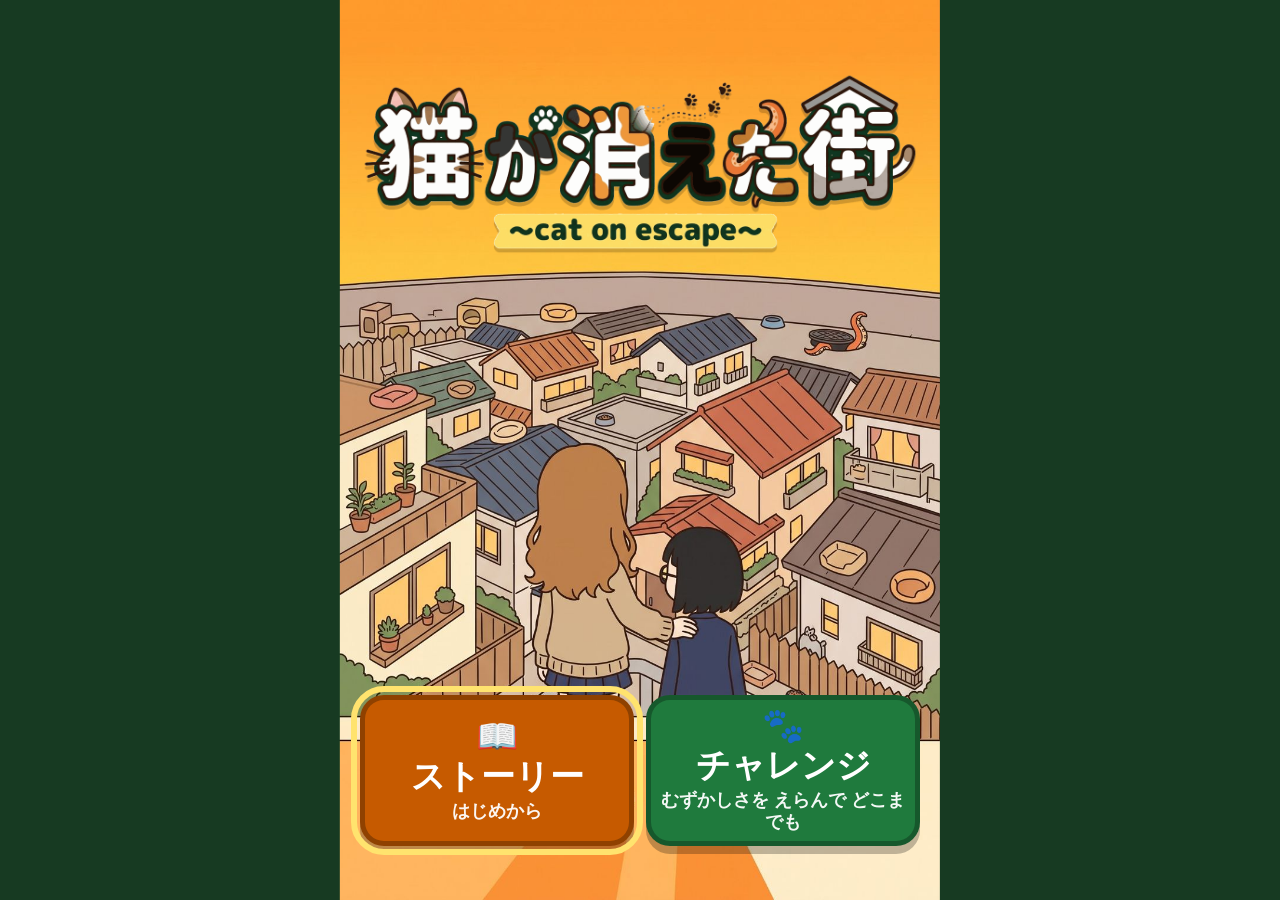
<file: app/index.html>
<!DOCTYPE html>
<html lang="ja">
<head>
<meta charset="UTF-8">
<meta name="viewport" content="width=device-width, initial-scale=1.0">
<title>猫が消えた街 〜cat on escape〜</title>
<meta name="description" content="猫が消えた街：タコに かくされた 街の ねこを たすけだす、ねこを そろえて にがす おちもの パズル">
<meta name="theme-color" content="#2f5d3a">

<!-- ホーム画面に くわえた ときの アイコンと なまえ -->
<link rel="icon" type="image/png" sizes="32x32" href="images/icon-32.png">
<link rel="icon" type="image/png" sizes="192x192" href="images/icon-192.png">
<link rel="apple-touch-icon" href="images/icon-180.png">
<link rel="manifest" href="manifest.json">
<meta name="mobile-web-app-capable" content="yes">
<meta name="apple-mobile-web-app-capable" content="yes">
<meta name="apple-mobile-web-app-status-bar-style" content="default">
<meta name="apple-mobile-web-app-title" content="猫が消えた街">

<link rel="stylesheet" href="story.css">
<link rel="stylesheet" href="style.css">
<link rel="canonical" href="https://pikaring.github.io/cat-on-escape/app/">
</head>
<body>

  <!-- ===== ヘッダー：スコアと メッセージ ===== -->
  <header class="header">
    <div class="status">
      <span class="status__label">スコア</span>
      <span class="status__value" id="score">0</span>
      <span class="status__level" id="level">レベル 1</span>
      <span class="status__level status__moves" id="moves">のこり 15て</span>
      <span class="status__level" id="best">さいこう 0</span>
    </div>

    <!-- クリアまで（にがした ねこの かず） -->
    <div class="gauge" aria-hidden="true">
      <div class="gauge__bar" id="gaugeBar"></div>
    </div>
    <p class="quota" id="quota">あと 45ひき にがすと クリア</p>

    <p class="message" id="message" role="status" aria-live="polite">よこか たてに 3びき そろえるニャ！</p>
  </header>

  <!-- ===== メインビュー：ねこの ばん ===== -->
  <main class="board-area" id="boardArea">
    <div class="board" id="board" role="grid" aria-label="ねこの ばん"></div>

    <!-- 「きょうは ここまで」の あとの おやすみ がめん -->
    <div class="rest" id="rest" hidden>
      <div class="rest__panel">
        <p class="rest__icon" aria-hidden="true">😴</p>
        <p class="rest__text" id="restText"></p>
        <button type="button" class="btn btn--kind" id="btnRestart">
          <span class="btn__text">つづきから あそぶ</span>
        </button>
      </div>
    </div>
  </main>

  <!-- ===== したの おおきな ボタン ===== -->
  <footer class="actions">
    <button type="button" class="btn btn--again" id="btnReset">
      <span class="btn__icon" aria-hidden="true">🔄</span>
      <span class="btn__text">やりなおす</span>
    </button>
    <button type="button" class="btn btn--kind" id="btnKind">
      <span class="btn__icon" aria-hidden="true">🐾</span>
      <span class="btn__text">むずかしさ</span>
      <span class="btn__sub" id="kindSub">ふつう</span>
    </button>
    <button type="button" class="btn btn--skip" id="btnSkip" hidden>
      <span class="btn__icon" aria-hidden="true">⏭</span>
      <span class="btn__text">とばす</span>
      <span class="btn__sub">かり</span>
    </button>
    <button type="button" class="btn btn--title" id="btnTitle" hidden>
      <span class="btn__icon" aria-hidden="true">🏠</span>
      <span class="btn__text">タイトル</span>
    </button>
  </footer>

  <!-- ===== ねこの かずを えらぶ がめん ===== -->
  <div class="modal" id="kindModal" hidden>
    <div class="modal__panel" role="dialog" aria-modal="true" aria-labelledby="kindTitle">

      <h2 class="modal__title" id="kindTitle">むずかしさを えらぶ</h2>

      <div class="cat-choices" id="kindChoices"></div>

      <p class="modal__note">むずかしさごとに すすんだ レベルを おぼえています</p>

      <button type="button" class="btn btn--again btn--wide" id="btnLevelOne">
        <span class="btn__text">レベル 1 から あそぶ</span>
      </button>

      <button type="button" class="btn btn--title btn--wide" id="btnToTitle" hidden>
        <span class="btn__text">タイトルへ</span>
      </button>

      <button type="button" class="btn btn--close" id="btnCloseKind">
        <span class="btn__text">とじる</span>
      </button>

    </div>
  </div>

  <!-- ===== レベルの おわり（クリア／て が なくなった） ===== -->
  <div class="modal" id="endModal" hidden>
    <div class="modal__panel modal__panel--end" role="dialog" aria-modal="true" aria-labelledby="endTitle">

      <h2 class="modal__title" id="endTitle">レベル 1 クリア！</h2>
      <p class="end__stars" id="endStars" aria-label="ほし">★★★</p>
      <p class="end__text" id="endText"></p>

      <div class="end__actions">
        <button type="button" class="btn btn--kind" id="btnEndNext">
          <span class="btn__text" id="endNextText">つぎの レベルへ</span>
        </button>
        <button type="button" class="btn btn--close" id="btnEndRest">
          <span class="btn__text">きょうは ここまで</span>
        </button>
      </div>

    </div>
  </div>

  <!-- ===== そろった ねこが 画面の 右へ はしって いく ところ ===== -->
  <div class="runway" id="runway" aria-hidden="true"></div>

  <!-- ===== 「2れんさ！」などの おおきな おしらせ ===== -->
  <div class="bignews" id="bignews" hidden aria-hidden="true">
    <p class="bignews__text" id="bignewsText"></p>
  </div>

<script src="story-data.js"></script>
<script src="story.js"></script>
<script src="main.js"></script>
</body>
</html>
</file>
<file: app/story.css>
/* タイトル画面と ストーリー画面の 見た目（担当②）
   ・この ファイルは style.css より 先に 読まれる。:root の 変数（--c-header など）は style.css の ものを つかう
   ・クラスは ぜんぶ story- で はじめる（ゲームの クラスと ぶつけない）
   ・DOM は story.js が つくる */

/* =========================================================
   タイトル画面
   ========================================================= */
.story-title {
  position: fixed;
  inset: 0;
  z-index: 200;
  background: #173a22;           /* 横長の 画面で 絵の 左右に 見える 色 */
  display: flex;
  flex-direction: column;
  align-items: center;
  justify-content: space-between;
  gap: 16px;
  padding: max(8dvh, 24px) 16px max(6dvh, 20px);
  overflow: hidden;
  color: #ffffff;
  font-family: "Hiragino Kaku Gothic ProN", "Yu Gothic", "Meiryo", sans-serif;
  font-weight: 700;
  animation: story-fade .35s ease both;
}

.story-title__bg {
  position: absolute;
  top: 0;
  bottom: 0;
  left: 50%;
  width: min(100%, 66.7dvh);   /* 絵は たて長（2:3）。横長の 画面では まんなかに たて長の まま 出す */
  transform: translateX(-50%);
  z-index: -1;
  background-size: cover;
  background-position: center;
  background-repeat: no-repeat;
}

/* 画像が ない ときの もよう（しずかな ひかり） */
.story-title:not(.has-image) .story-title__bg {
  background-image:
    radial-gradient(circle at 50% 28%, rgba(255, 227, 110, .28) 0%, rgba(255, 227, 110, 0) 55%),
    radial-gradient(circle at 50% 110%, rgba(0, 0, 0, .35) 0%, rgba(0, 0, 0, 0) 60%);
}

.story-title__head {
  text-align: center;
  max-width: 100%;
}

/* ロゴの 画像（読めた ときだけ）。文字の タイトルは 読みあげ用に のこして 見えなく する */
.story-title__logo {
  display: block;
  width: min(92vw, 560px, 62dvh);
  height: auto;
  margin: 0 auto;
  filter: drop-shadow(0 4px 0 rgba(0, 0, 0, .18));
  -webkit-user-drag: none;
  animation: story-fade .35s ease both;
}

.story-title__head.has-logo .story-title__name,
.story-title__head.has-logo .story-title__sub {
  position: absolute;
  width: 1px;
  height: 1px;
  overflow: hidden;
  clip: rect(0 0 0 0);
  white-space: nowrap;
}

/* 大きな タイトル：白い 文字＋こい みどりの ふち */
.story-title__name {
  margin: 0;
  font-size: clamp(44px, 13vw, 96px);
  line-height: 1.15;
  letter-spacing: .04em;
  color: #ffffff;
  -webkit-text-stroke: .16em #173a22;
  paint-order: stroke fill;
  text-shadow: 0 .09em 0 #173a22, 0 .16em .2em rgba(0, 0, 0, .35);
  white-space: nowrap;
}

.story-title__sub {
  display: inline-block;
  margin: 12px 0 0;
  padding: 4px 18px;
  font-size: clamp(18px, 4.8vw, 32px);
  letter-spacing: .06em;
  color: var(--c-header, #2f5d3a);
  background: var(--c-accent, #ffe36e);
  border: 4px solid #173a22;
  border-radius: 999px;
  box-shadow: 0 5px 0 rgba(0, 0, 0, .25);
}

.story-title__btns {
  width: 100%;
  max-width: 560px;
  display: flex;
  flex-direction: row;          /* よこに ならべて 下に よせる（絵の ふたりを かくさない） */
  gap: 12px;
}

.story-title__btns .story-btn { flex: 1 1 0; min-height: 88px; }

/* ゲームの .btn と おなじ 形・押し心地 */
.story-btn {
  width: 100%;
  min-height: 96px;
  padding: 8px 10px;
  border: 5px solid rgba(0, 0, 0, .28);
  border-radius: 24px;
  color: #ffffff;
  font-family: inherit;
  font-weight: 700;
  font-size: var(--fs-button, clamp(22px, 5.4vw, 34px));
  line-height: 1.25;
  display: flex;
  flex-direction: column;
  align-items: center;
  justify-content: center;
  gap: 2px;
  cursor: pointer;
  box-shadow: 0 8px 0 rgba(0, 0, 0, .25);
  transition: transform .08s ease, box-shadow .08s ease;
  touch-action: manipulation;
}

.story-btn:active { transform: translateY(6px); box-shadow: 0 2px 0 rgba(0, 0, 0, .25); }
.story-btn:focus-visible { outline: 6px solid var(--c-accent, #ffe36e); outline-offset: 3px; }

.story-btn__icon { font-size: 1em; line-height: 1; }
.story-btn__sub  { font-size: .52em; opacity: .95; }

.story-btn--continue  { background: #2f6fb0; }
.story-btn--story     { background: var(--c-again, #c65a00); }

/* ボタンが 3つ の ときは すこし 小さな 文字で 1れつに */
.story-title__btns.is-three { gap: 8px; max-width: 640px; }
.story-title__btns.is-three .story-btn { font-size: calc(var(--fs-button, 24px) * .8); padding: 8px 4px; }
.story-title__btns.is-three .story-btn__text { white-space: nowrap; }
.story-btn--challenge { background: var(--c-kind, #1f7a3d); }

/* =========================================================
   ストーリー画面
   ========================================================= */
.story-play {
  /* セリフ窓の 高さ：3行ぶん（文字 × 行の 高さ 1.7 × 3行 ＋ 上下の よはく・わく） */
  --win-h: calc(var(--fs-message, 24px) * 1.7 * 3 + 82px);
  --win-bottom: 12px;
  position: fixed;
  inset: 0;
  z-index: 210;
  display: flex;
  align-items: stretch;
  justify-content: center;
  background: #14261a;            /* PC の よこながでは まんなかの 枠の そと */
  font-family: "Hiragino Kaku Gothic ProN", "Yu Gothic", "Meiryo", sans-serif;
  font-weight: 700;
  cursor: pointer;
  user-select: none;
  -webkit-user-select: none;
  -webkit-tap-highlight-color: transparent;
  touch-action: manipulation;
}

/* まんなかの 縦長の 枠（スマホでは 画面いっぱい） */
.story-stage {
  position: relative;
  width: min(100%, max(560px, 70dvh));
  height: 100%;
  overflow: hidden;
  container-type: size;
  outline: none;
  box-shadow: 0 0 0 6px var(--c-header, #2f5d3a);
}

/* ---------- 背景 ---------- */
.story-bgbox,
.story-bg {
  position: absolute;
  inset: 0;
}

.story-bg {
  background-size: cover;
  background-position: center;
  background-repeat: no-repeat;
}

.story-bg.is-fading { animation: story-fade .35s ease both; }

/* ---------- 立ち絵 ---------- */
.story-figs {
  position: absolute;
  inset: 0;
  z-index: 1;
  pointer-events: none;
}

/* 上半身の 正方形。セリフ窓の 上ふちに 下を そろえる（すこし 窓の うしろに もぐらせる）。
   左右の 絵は まんなかで すこし 重なる（話している 人が 手前）。 */
.story-fig {
  --fig: min(62cqw, 52cqh);
  --drop: 0;   /* 背の 低い 人ほど 大きい：絵を この わりあい だけ 窓の うしろへ しずめる（cast の height） */
  --size: 1;   /* 絵の 大きさ（cast の size） */
  position: absolute;
  bottom: calc(var(--win-bottom) + var(--win-h) - 10px);
  width: var(--fig);
  height: var(--fig);
}

.story-fig--left  { left: -5cqw; }
.story-fig--right { right: -5cqw; }
.story-fig.is-speaking { z-index: 1; }

.story-fig__inner {
  width: 100%;
  height: 100%;
  display: flex;
  align-items: flex-end;
  justify-content: center;
  transform-origin: 50% 100%;
  transform: scale(.94);
  filter: brightness(.6) saturate(.85);
  transition: transform .22s ease, filter .22s ease;
}

.story-fig.is-speaking .story-fig__inner {
  transform: scale(1.04);
  filter: none;
}

.story-fig__img {
  display: block;
  width: 100%;
  height: 100%;
  object-fit: contain;
  object-position: 50% 100%;
  transform-origin: 50% 100%;
  transform: translateY(calc(var(--drop) * 100%)) scale(var(--size));
  filter: drop-shadow(0 4px 6px rgba(0, 0, 0, .35));
  -webkit-user-drag: none;
}

/* 立ち絵が ない ときの 丸い 札 */
.story-fig__badge {
  width: 82%;
  aspect-ratio: 1 / 1;
  margin-bottom: 14px;
  border-radius: 50%;
  border: max(4px, 1.3cqw) solid #ffffff;
  box-shadow: 0 6px 0 rgba(0, 0, 0, .3);
  display: flex;
  flex-direction: column;
  align-items: center;
  justify-content: center;
  gap: 4%;
  color: #ffffff;
  text-align: center;
  line-height: 1.1;
}

.story-fig__badge-name {
  font-size: calc(var(--fig) * .15);
  padding: 0 8%;
  word-break: keep-all;
  text-shadow: 0 2px 0 rgba(0, 0, 0, .3);
}

.story-fig__badge-face {
  font-size: calc(var(--fig) * .2);
  line-height: 1;
}

/* 出入り：左は 左から、右は 右から */
.story-fig--left.is-entering  { animation: story-in-left  .32s ease-out both; }
.story-fig--right.is-entering { animation: story-in-right .32s ease-out both; }
.story-fig--left.is-leaving   { animation: story-out-left  .32s ease-in both; }
.story-fig--right.is-leaving  { animation: story-out-right .32s ease-in both; }

/* 絵だけを 見せる コマ（step の picture: true） */
.story-play.is-picture .story-window,
.story-play.is-picture .story-figs { opacity: 0; pointer-events: none; transition: opacity .35s ease; }

/* ---------- セリフ窓（下に 3行ぶん） ---------- */
.story-window {
  position: absolute;
  z-index: 2;
  left: 10px;
  right: 10px;
  bottom: var(--win-bottom);
  height: var(--win-h);
  padding: 30px 20px 40px;
  background: var(--c-bg, #fff8ec);
  color: var(--c-text, #1b1b1b);
  border: 6px solid var(--c-header, #2f5d3a);
  border-radius: 24px;
  box-shadow: 0 8px 0 rgba(0, 0, 0, .3);
}

/* 名前の 札（窓の 上ふちに のせる） */
.story-window__name {
  position: absolute;
  top: -24px;
  left: 16px;
  margin: 0;
  padding: 4px 20px;
  max-width: calc(100% - 32px);
  font-size: calc(var(--fs-message, 24px) * .95);
  line-height: 1.4;
  color: #ffffff;
  background: var(--c-header, #2f5d3a);
  border: 4px solid #ffffff;
  border-radius: 999px;
  box-shadow: 0 4px 0 rgba(0, 0, 0, .25);
  white-space: nowrap;
  overflow: hidden;
  text-overflow: ellipsis;
}

.story-window__name[hidden] { display: none; }
.story-window__name.is-right { left: auto; right: 16px; }

.story-window__text {
  margin: 0;
  font-size: var(--fs-message, clamp(18px, 4.4vw, 28px));
  line-height: 1.7;
  white-space: pre-line;
  line-break: strict;
  overflow-wrap: anywhere;
  word-break: normal;
}

/* 地の文は すこし 色を かえる */
.story-window.is-narration .story-window__text { color: #3c4a3f; }

/* 右下の ▼（全文が 出たら 点滅） */
.story-window__next {
  position: absolute;
  right: 18px;
  bottom: 10px;
  font-size: calc(var(--fs-message, 24px) * .9);
  line-height: 1;
  color: var(--c-again, #c65a00);
  opacity: 0;
}

.story-window.is-complete .story-window__next {
  opacity: 1;
  animation: story-blink 1s steps(1, end) infinite;
}

/* 読みあげ用（見えない） */
.story-sr {
  position: absolute;
  width: 1px;
  height: 1px;
  margin: -1px;
  padding: 0;
  overflow: hidden;
  clip: rect(0 0 0 0);
  white-space: nowrap;
  border: 0;
}

/* ---------- スキップ ---------- */
.story-skip {
  position: absolute;
  z-index: 3;
  top: 12px;
  right: 12px;
  min-height: 48px;
  min-width: 48px;
  padding: 6px 18px;
  font-family: inherit;
  font-weight: 700;
  font-size: clamp(16px, 4vw, 20px);
  color: #ffffff;
  background: rgba(27, 27, 27, .72);
  border: 3px solid #ffffff;
  border-radius: 999px;
  box-shadow: 0 4px 0 rgba(0, 0, 0, .3);
  cursor: pointer;
  touch-action: manipulation;
}

.story-skip:active { transform: translateY(3px); box-shadow: 0 1px 0 rgba(0, 0, 0, .3); }
.story-skip:focus-visible { outline: 5px solid var(--c-accent, #ffe36e); outline-offset: 3px; }

/* =========================================================
   アニメーション
   ========================================================= */
@keyframes story-fade {
  from { opacity: 0; }
  to   { opacity: 1; }
}

@keyframes story-in-left {
  from { transform: translateX(-110%); opacity: 0; }
  to   { transform: translateX(0);     opacity: 1; }
}
@keyframes story-in-right {
  from { transform: translateX(110%); opacity: 0; }
  to   { transform: translateX(0);    opacity: 1; }
}
@keyframes story-out-left {
  from { transform: translateX(0);     opacity: 1; }
  to   { transform: translateX(-110%); opacity: 0; }
}
@keyframes story-out-right {
  from { transform: translateX(0);    opacity: 1; }
  to   { transform: translateX(110%); opacity: 0; }
}

@keyframes story-blink {
  0%   { opacity: 1; }
  50%  { opacity: .15; }
}

/* =========================================================
   せの ひくい 画面
   ========================================================= */
@media (max-height: 700px) {
  .story-title { gap: 12px; padding-top: 5dvh; padding-bottom: 4dvh; }
  .story-title__btns { gap: 14px; }
  .story-btn { min-height: 80px; }
  .story-window { padding: 26px 16px 34px; }
}

@media (max-height: 480px) {
  .story-title { padding: 12px 16px; justify-content: center; gap: 14px; }
  .story-title__name { font-size: clamp(34px, 12dvh, 56px); }
  .story-title__sub { margin-top: 6px; font-size: 16px; padding: 2px 12px; border-width: 3px; }
  .story-title__btns { flex-direction: row; max-width: 640px; gap: 12px; }
  .story-btn { min-height: 72px; border-width: 4px; border-radius: 18px; }
  .story-btn__icon { display: none; }

  .story-play { --win-h: calc(var(--fs-message, 16px) * 1.5 * 3 + 52px); --win-bottom: 8px; }
  .story-window {
    left: 8px;
    right: 8px;
    padding: 20px 14px 24px;
    border-width: 4px;
    border-radius: 18px;
  }
  .story-window__name { top: -18px; padding: 1px 14px; border-width: 3px; }
  .story-window__text { line-height: 1.5; }
  .story-window__next { bottom: 6px; right: 12px; }
  .story-skip { top: 8px; right: 8px; min-height: 44px; padding: 4px 14px; font-size: 15px; }
}

/* アニメーションが にがてな ひとの ために */
@media (prefers-reduced-motion: reduce) {
  .story-title,
  .story-bg.is-fading,
  .story-fig.is-entering,
  .story-fig.is-leaving,
  .story-window.is-complete .story-window__next { animation: none !important; }
  .story-fig__inner,
  .story-btn { transition: none; }
}
</file>
<file: app/style.css>
@charset "UTF-8";
/* =========================================================
   ねこを にがせ（Cat on Escape）  ―  スタイル
   ・前作「ねこの ともだち」（tap-on-neko）の みため に そろえてある
   ・おおきい文字・おおきいボタン・たかいコントラスト
   ・ねこの みための きめては .cat__body--* だけ（顔の 画像に さしかえる ときも ここだけ）
   ========================================================= */

:root {
  /* いろ（前作と おなじ） */
  --c-text:        #1b1b1b;
  --c-bg:          #fff8ec;
  --c-header:      #2f5d3a;
  --c-header-text: #ffffff;
  --c-board-wall:  #ffe9c7;
  --c-board-floor: #d9a15b;
  --c-again:       #c65a00;   /* はじめから：オレンジ */
  --c-kind:        #1f7a3d;   /* ねこの かず：みどり */
  --c-close:       #444c55;
  --c-title:       #2f5d8a;   /* タイトルへ：あお */
  --c-ok:          #1f7a3d;
  --c-accent:      #ffe36e;

  /* もじの おおきさ（画面の 幅に あわせて 自動で かわる） */
  --fs-message: clamp(18px, 4.4vw, 28px);
  --fs-button:  clamp(22px, 5.4vw, 34px);

  /* ばんめんの マスの おおきさ（main.js が 画面に あわせて 書きかえる） */
  --cell: 56px;

  /* アニメーションの ながさ（main.js の SWAP_MS / FALL_MS / RUN_MS と そろえる） */
  --swap-ms: 170ms;
  --fall-ms: 260ms;
  --run-ms:  900ms;
  --blast-ms: 420ms;
}

* { box-sizing: border-box; }

html, body {
  margin: 0;
  padding: 0;
  height: 100%;
}

body {
  display: flex;
  flex-direction: column;
  min-height: 100dvh;
  background: var(--c-bg);
  color: var(--c-text);
  font-family: "Hiragino Kaku Gothic ProN", "Yu Gothic", "Meiryo", sans-serif;
  font-weight: 700;
  line-height: 1.5;
  line-break: strict;
  word-break: normal;
  -webkit-text-size-adjust: 100%;
  -webkit-tap-highlight-color: transparent;
  overflow: hidden;            /* ページは スクロールさせない */
  overscroll-behavior: none;
  user-select: none;
  -webkit-user-select: none;
}

/* ========== ヘッダー ========== */
.header {
  flex: 0 0 auto;
  background: var(--c-header);
  color: var(--c-header-text);
  padding: 12px 16px 14px;
  box-shadow: 0 4px 0 rgba(0, 0, 0, .18);
}

.status {
  display: flex;
  align-items: baseline;
  justify-content: center;
  gap: 10px;
  flex-wrap: wrap;
}

.status__label { font-size: clamp(18px, 4.2vw, 26px); }

.status__value {
  font-size: clamp(34px, 8vw, 54px);
  line-height: 1;
  color: var(--c-accent);
  font-variant-numeric: tabular-nums;
}

.status__level {
  font-size: clamp(16px, 3.8vw, 22px);
  background: #ffffff;
  color: var(--c-header);
  border-radius: 999px;
  padding: 4px 14px;
  white-space: nowrap;
}

/* のこりの て。すくなく なったら めだたせる */
.status__moves.is-low { background: var(--c-accent); color: #8a2a10; }

/* クリアまでの バー（前作と おなじ かたち） */
.gauge {
  margin: 8px auto 0;
  max-width: 560px;
  height: 12px;
  background: rgba(255, 255, 255, .3);
  border: 3px solid #ffffff;
  border-radius: 999px;
  overflow: hidden;
}

.gauge__bar {
  height: 100%;
  width: 0%;
  background: var(--c-accent);
  transition: width .4s ease;
}

.quota {
  margin: 4px 0 0;
  text-align: center;
  font-size: clamp(12px, 3vw, 16px);
  color: #d7e6da;
}

.message {
  margin: 10px 0 0;
  text-align: center;
  font-size: var(--fs-message);
  background: #ffffff;
  color: var(--c-text);
  border-radius: 18px;
  padding: 10px 12px;
  min-height: 2.4em;
  display: flex;
  align-items: center;
  justify-content: center;
}

/* ========== メインビュー：ねこの ばん ========== */
.board-area {
  position: relative;
  flex: 1 1 auto;
  min-height: 0;
  overflow: hidden;
  /* かべと ゆか（前作の へやと おなじ かんじ） */
  background:
    linear-gradient(to bottom,
      var(--c-board-wall) 0%,
      var(--c-board-wall) 78%,
      var(--c-board-floor) 78%,
      var(--c-board-floor) 100%);
}

.board {
  position: absolute;
  box-sizing: content-box;   /* main.js が きめる 大きさは マスの ぶんだけ（わくは そと がわ） */
  left: 50%;
  top: 50%;
  transform: translate(-50%, -50%);
  background: #ffffff;
  border: 6px solid var(--c-header);
  border-radius: 24px;
  overflow: hidden;
  touch-action: none;
  user-select: none;
  -webkit-user-select: none;
  box-shadow: 0 8px 0 rgba(0, 0, 0, .22);
}

/* マスの くぎり */
.board::before {
  content: "";
  position: absolute;
  inset: 0;
  pointer-events: none;
  background-image:
    linear-gradient(to right, rgba(47, 93, 58, .13) 2px, transparent 2px),
    linear-gradient(to bottom, rgba(47, 93, 58, .13) 2px, transparent 2px);
  background-size: var(--cell) var(--cell);
}

/* ========== ねこの かお 1つ ========== */
.cat {
  position: absolute;
  top: 0;
  left: 0;
  width: var(--cell);
  height: var(--cell);
  display: flex;
  align-items: center;
  justify-content: center;
  transition: transform var(--fall-ms) cubic-bezier(.34, 1.25, .64, 1);
  will-change: transform;
}

.cat.is-swapping { transition-duration: var(--swap-ms); transition-timing-function: ease-out; }

/* えらんでいる ねこ（ふとい オレンジの わく） */
.cat.is-selected { z-index: 3; }
.cat.is-selected .cat__body { box-shadow: 0 0 0 5px var(--c-again); }

/* ねこの かお。マスいっぱいに 大きく みせる（顔だけの 絵なので 小さく ならない） */
.cat__body {
  width: 88%;
  height: 88%;
  border-radius: 50%;
  background-size: contain;
  background-position: center;
  background-repeat: no-repeat;
  -webkit-user-drag: none;
  transition: box-shadow .12s ease;
}

/* ざんていの みため：くろ丸・しろ丸（顔の 画像が できるまで） */
.cat__body--kuro      { background-color: #23201d; border: 3px solid #100e0c; }
.cat__body--chashiro  { background-color: #fdfbf7; border: 3px solid #b9ab97; }
.cat__body--kijitora  { background-color: #9a9186; border: 3px solid #6f6960; }
.cat__body--hachiware { background-color: #fdfbf7; border: 8px solid #23201d; }
.cat__body--mike      { background-color: #23201d; border: 8px solid #fdfbf7; box-shadow: inset 0 0 0 2px #23201d, 0 0 0 2px #8d8378; }
.cat__body--shiro     { background-color: #fdfbf7; border: 3px solid #23201d; box-shadow: inset 0 0 0 6px #b9ab97; }

/* 画像が よみこめた ときは 丸の ぬりと わくを けす
   （よみこめない ときは 下の 丸の ままで あそべる） */
.cat__body--image {
  background-color: transparent !important;
  border: 0 !important;
  box-shadow: none;
}

/* 3×3の スプライトシートを つかう とき（CAT_TYPES の sheet: true）。
   9マスの うち 左上だけを みせる。 */
.cat__body--sheet {
  background-size: 300% 300%;
  background-position: 0% 0%;
}

/* ========== どうぐ（ねこじゃらし・けいとだま・すず） ========== */
.cat--item { z-index: 2; }

/* どうぐに なった マスは、ねこの かおを 出さずに どうぐだけを みせる */
.cat--item .cat__body { display: none; }

/* うしろの ひかり（どうぐが ここに ある という しるし） */
.cat--item::before {
  content: "";
  position: absolute;
  inset: 4%;
  border-radius: 50%;
  background: radial-gradient(circle,
    rgba(255, 227, 110, .95) 0%,
    rgba(255, 227, 110, .6) 56%,
    rgba(255, 227, 110, 0) 74%);
  animation: tool-pulse 1.8s ease-in-out infinite;
}

.cat--item.is-selected::before { box-shadow: 0 0 0 5px var(--c-again); }

@keyframes tool-pulse {
  0%, 100% { transform: scale(.92); opacity: .8; }
  50%      { transform: scale(1.06); opacity: 1; }
}

/* どうぐの 絵。ITEMS の image が よみこめない ときは 絵文字で 出る。 */
.cat__tool {
  position: absolute;
  inset: 6%;
  display: flex;
  align-items: center;
  justify-content: center;
  font-size: calc(var(--cell) * .5);
  line-height: 1;
  background-size: contain;
  background-position: center;
  background-repeat: no-repeat;
  filter: drop-shadow(0 2px 3px rgba(0, 0, 0, .35));
  pointer-events: none;
}

.cat__tool--col { transform: rotate(-90deg); }   /* 絵文字の ねこじゃらしを たてに */

.cat__tool--image {
  color: transparent;                             /* 絵文字は かくす */
  transform: none;                                /* たて向きの絵は 画像そのものが たて向き */
}

/* にげて いく どうぐ（はしって いく すがた） */
.cat__body--tool {
  background-color: transparent !important;
  border: 0 !important;
  box-shadow: none;
  background-size: contain;
  background-position: center;
  background-repeat: no-repeat;
  display: flex;
  align-items: center;
  justify-content: center;
  font-size: 60%;
}

/* ========== じゃまもの（いぬ・おおかみ） ========== */
.cat--blocker .cat__body { display: none; }

/* ねこと ひとめで ちがうように、マスの いろを 変える（じゃまものの マス） */
.cat--blocker::before {
  content: "";
  position: absolute;
  inset: 2%;
  border-radius: 18%;
  background: #c0503f;
  border: 3px solid #7f3126;
  box-shadow: inset 0 -6% 0 rgba(0, 0, 0, .18);
}

.cat__foe {
  position: absolute;
  inset: 4% 4% 20% 4%;
  display: flex;
  align-items: center;
  justify-content: center;
  font-size: calc(var(--cell) * .44);
  line-height: 1;
  background-size: contain;
  background-position: center;
  background-repeat: no-repeat;
  filter: drop-shadow(0 1px 2px rgba(0, 0, 0, .4));
  pointer-events: none;
}

.cat__foe--image { color: transparent; }

/* のこりの たいりょく */
.cat__hp {
  position: absolute;
  left: 0;
  right: 0;
  bottom: 9%;
  display: flex;
  justify-content: center;
  gap: 6%;
  pointer-events: none;
}

.cat__hp i {
  width: 13%;
  aspect-ratio: 1 / 1;
  border-radius: 50%;
  background: rgba(0, 0, 0, .28);
  border: 1px solid rgba(0, 0, 0, .35);
}

.cat__hp i.is-on { background: #ffe36e; }

/* むずかしさの がめんに ならべる みほん */
.cat-choice__foe {
  position: static;
  flex: 0 0 auto;
  width: clamp(20px, 5.4vw, 30px);
  height: clamp(20px, 5.4vw, 30px);
  inset: auto;
  font-size: clamp(16px, 4.4vw, 24px);
  background-color: #c0503f;
  border: 2px solid #7f3126;
  border-radius: 22%;
  filter: none;
}

/* どうぐが はたらいた ところの ひかり */
.blast {
  position: absolute;
  background: rgba(255, 227, 110, .92);
  border-radius: 4px;
  pointer-events: none;
  z-index: 5;
  /* transform は JS が いれる（ななめ）ので、ここでは opacity だけ うごかす */
  animation: blast var(--blast-ms) ease-out forwards;
}

@keyframes blast {
  0%   { opacity: .1; }
  25%  { opacity: .95; }
  100% { opacity: 0; }
}

/* そろわなかった ときの ぷるぷる */
.cat.is-nope .cat__body { animation: nope 220ms ease; }
@keyframes nope {
  0%, 100% { transform: translateX(0); }
  25%      { transform: translateX(-14%); }
  60%      { transform: translateX(12%); }
}

/* ========== そろった ねこが 画面の 右へ はしって にげる ========== */
.runway {
  position: fixed;
  inset: 0;
  overflow: hidden;
  pointer-events: none;
  z-index: 30;
}

.runner {
  position: fixed;
  display: flex;
  align-items: center;
  justify-content: center;
  animation: run-right var(--run-ms) cubic-bezier(.4, .02, .7, .35) both;
}

/* 右の はしまで はしりぬける（--run は main.js が いれる） */
@keyframes run-right {
  0%   { transform: translateX(0) scaleX(1); }
  10%  { transform: translateX(-9%) scaleX(.86); }   /* びくっと ためる */
  20%  { transform: translateX(-5%) scaleX(1.06); }
  100% { transform: translateX(var(--run)) scaleX(1); }
}

/* はしる ときの たてゆれ。ばんの ねこと まぎれない よう、すこし 大きく＋かげを つける */
.runner .cat__body {
  width: 96%;
  height: 96%;
  filter: drop-shadow(0 7px 5px rgba(0, 0, 0, .38));
  animation: run-bob 190ms linear infinite;
}
@keyframes run-bob {
  0%, 100% { transform: translateY(0) rotate(-6deg); }
  50%      { transform: translateY(-14%) rotate(6deg); }
}

/* ========== したの おおきな ボタン ========== */
.actions {
  flex: 0 0 auto;
  display: flex;
  gap: 12px;
  padding: 12px 14px;
  background: #ffffff;
  border-top: 6px solid var(--c-header);
}

.btn {
  flex: 1 1 0;
  min-height: 88px;             /* タップ領域は 48px 以上 */
  padding: 8px 6px;
  border: 5px solid rgba(0, 0, 0, .28);
  border-radius: 24px;
  color: #ffffff;
  font-family: inherit;
  font-weight: 700;
  font-size: var(--fs-button);
  display: flex;
  flex-direction: column;
  align-items: center;
  justify-content: center;
  gap: 2px;
  cursor: pointer;
  box-shadow: 0 8px 0 rgba(0, 0, 0, .25);
  transition: transform .08s ease, box-shadow .08s ease;
  touch-action: manipulation;
}

.btn:active { transform: translateY(6px); box-shadow: 0 2px 0 rgba(0, 0, 0, .25); }
.btn:focus-visible { outline: 6px solid var(--c-accent); outline-offset: 3px; }

.btn__icon { font-size: 1.05em; line-height: 1; }
.btn__sub  { font-size: .56em; }

.btn--again { background: var(--c-again); }
.btn--kind  { background: var(--c-kind); }
.btn--skip  { background: #7a5ea8; }   /* ストーリーを たしかめる ための「とばす」（かり） */

/* ボタンが 3つ ならぶ ときは 文字を ちいさく して 折りかえさない */
.actions:has(.btn--skip:not([hidden])) .btn { font-size: calc(var(--fs-button) * .78); }
.actions:has(.btn--skip:not([hidden])) .btn__text { white-space: nowrap; }
.btn--title { background: var(--c-title); }
.btn[hidden] { display: none; }

.btn--close {
  background: var(--c-close);
  width: 100%;
  min-height: 72px;
  font-size: clamp(22px, 5.4vw, 30px);
}

/* ========== レベルの おわり ========== */
.modal__panel--end { max-width: 480px; }

.end__stars {
  margin: 4px 0 0;
  text-align: center;
  font-size: clamp(44px, 12vw, 68px);
  line-height: 1.1;
  letter-spacing: .08em;
  color: #e0a100;
  text-shadow: 0 3px 0 rgba(0, 0, 0, .18);
}

.end__stars[hidden] { display: none; }

.end__text {
  margin: 10px 0 16px;
  text-align: center;
  font-size: clamp(17px, 4.2vw, 22px);
  white-space: pre-line;
}

.end__actions {
  display: flex;
  flex-direction: column;
  gap: 14px;
}

.end__actions .btn { flex: 0 0 auto; min-height: 72px; }

.btn--wide {
  width: 100%;
  min-height: 64px;
  margin-bottom: 14px;
  font-size: clamp(20px, 5vw, 28px);
}

/* ========== きょうは ここまで（ばんの うえに かぶせる） ========== */
.rest {
  position: absolute;
  inset: 0;
  z-index: 20;
  display: flex;
  align-items: center;
  justify-content: center;
  padding: 16px;
  background: rgba(255, 248, 236, .82);
}

.rest[hidden] { display: none; }

.rest__panel {
  width: 100%;
  max-width: 420px;
  text-align: center;
  background: #ffffff;
  border: 6px solid var(--c-header);
  border-radius: 24px;
  padding: 16px;
  animation: pop-in .25s ease both;
}

.rest__icon { margin: 0; font-size: clamp(48px, 13vw, 72px); line-height: 1.1; }

.rest__text {
  margin: 8px 0 16px;
  font-size: clamp(18px, 4.6vw, 24px);
  white-space: pre-line;
}

.rest .btn { width: 100%; min-height: 72px; }

/* ========== ねこの かずを えらぶ がめん ========== */
.modal {
  position: fixed;
  inset: 0;
  background: rgba(0, 0, 0, .55);
  display: flex;
  align-items: center;
  justify-content: center;
  padding: 12px;
  z-index: 40;
}

.modal[hidden] { display: none; }

.modal__panel {
  width: 100%;
  max-width: 620px;
  max-height: 98dvh;
  overflow-y: auto;
  background: var(--c-bg);
  border: 6px solid var(--c-header);
  border-radius: 24px;
  padding: 16px;
  animation: pop-in .25s ease both;
}

.modal__title {
  margin: 0 0 12px;
  text-align: center;
  font-size: clamp(22px, 5.2vw, 30px);
  background: var(--c-header);
  color: #ffffff;
  border-radius: 14px;
  padding: 8px;
}

.modal__note {
  margin: 12px 0;
  text-align: center;
  font-size: clamp(15px, 3.6vw, 20px);
  color: var(--c-header);
}

.cat-choices {
  display: grid;
  grid-template-columns: 1fr 1fr;
  gap: 12px;
}

/* 3つの ときは、さいごの1つを よこいっぱいに ひろげる */
.cat-choice:last-child:nth-child(odd) { grid-column: 1 / -1; }

.cat-choice {
  position: relative;
  display: flex;
  flex-direction: column;
  align-items: center;
  justify-content: center;
  gap: 8px;
  min-height: 150px;
  padding: 12px 8px;
  background: #ffffff;
  color: var(--c-text);
  border: 5px solid var(--c-header);
  border-radius: 20px;
  font-family: inherit;
  font-weight: 700;
  font-size: clamp(20px, 5vw, 28px);
  cursor: pointer;
  box-shadow: 0 6px 0 rgba(0, 0, 0, .2);
  touch-action: manipulation;
}

.cat-choice:active { transform: translateY(5px); box-shadow: 0 1px 0 rgba(0, 0, 0, .2); }
.cat-choice:focus-visible { outline: 6px solid var(--c-again); outline-offset: 3px; }

.cat-choice.is-current { background: #e7f4ea; border-color: var(--c-ok); }

.cat-choice__mark {
  position: absolute;
  top: 2px;
  right: 10px;
  color: var(--c-ok);
  font-size: 1.2em;
}

.cat-choice__sub { font-size: .66em; color: var(--c-header); }

.cat-choice__sample {
  display: flex;
  flex-wrap: wrap;
  justify-content: center;
  gap: 5px;
}

.cat-choice__sample .cat__body {
  flex: 0 0 auto;
  width: clamp(20px, 5.4vw, 30px);
  height: clamp(20px, 5.4vw, 30px);
}

/* ========== おおきな おしらせ（2れんさ！ など） ========== */
.bignews {
  position: fixed;
  inset: 0;
  display: flex;
  align-items: flex-start;
  justify-content: center;
  padding-top: max(6px, 1.2dvh);   /* 上の みどりの ところに 出す（猫の そろった ところを かくさない） */
  z-index: 50;
  pointer-events: none;
}

.bignews[hidden] { display: none; }

.bignews__text {
  margin: 0;
  padding: 6px 22px;
  text-align: center;
  font-size: clamp(28px, 7.5vw, 52px);
  color: #ffffff;
  background: var(--c-ok);
  border: 5px solid #ffffff;
  border-radius: 28px;
  box-shadow: 0 10px 0 rgba(0, 0, 0, .3);
  animation: bignews-in .5s ease both;
}

/* ========== アニメーション ========== */
@keyframes pop-in {
  0%   { transform: scale(.7); opacity: 0; }
  100% { transform: scale(1);  opacity: 1; }
}

@keyframes bignews-in {
  0%   { transform: scale(.4) rotate(-6deg); opacity: 0; }
  60%  { transform: scale(1.12) rotate(2deg); opacity: 1; }
  100% { transform: scale(1) rotate(0deg); opacity: 1; }
}

/* ========== せの ひくい 画面 ========== */
@media (max-height: 700px) {
  .header { padding: 8px 14px 10px; }
  .message { margin-top: 8px; padding: 8px 10px; min-height: 2em; }
  .btn { min-height: 74px; }
  .btn--close { min-height: 64px; }
  .cat-choice { min-height: 128px; }
}

@media (max-height: 480px) {
  :root { --fs-message: 16px; --fs-button: 20px; }

  .quota { display: none; }        /* バーだけ のこす */
  .gauge { height: 8px; border-width: 2px; margin-top: 5px; }

  .header { padding: 6px 12px 8px; }
  .status { gap: 8px; }
  .status__label { font-size: 16px; }
  .status__value { font-size: 26px; }
  .status__level { font-size: 14px; padding: 2px 10px; }
  .message { margin-top: 6px; padding: 5px 8px; min-height: 1.6em; border-radius: 12px; }

  .board { border-width: 4px; border-radius: 16px; }

  .actions { padding: 8px; gap: 8px; border-top-width: 4px; }
  .btn { min-height: 56px; border-width: 4px; border-radius: 18px; }
  .btn__icon, .btn__sub { display: none; }

  .modal__panel { padding: 10px; }
  .modal__title { font-size: 18px; padding: 5px; margin-bottom: 8px; }
  .cat-choice { min-height: 96px; font-size: 17px; }
  .modal__note { margin: 8px 0; font-size: 14px; }
  .btn--close { min-height: 48px; font-size: 18px; }
  .btn--wide { min-height: 48px; font-size: 18px; }
  .end__actions .btn, .rest .btn { min-height: 52px; }
  .end__stars { font-size: 36px; }

  .bignews { padding-top: 4px; }
  .bignews__text { font-size: 24px; border-width: 4px; padding: 3px 14px; }
}

/* アニメーションが にがてな ひとの ために */
@media (prefers-reduced-motion: reduce) {
  .cat { transition-duration: 1ms; }
  * { animation-duration: .001s !important; animation-iteration-count: 1 !important; }
}
</file>
